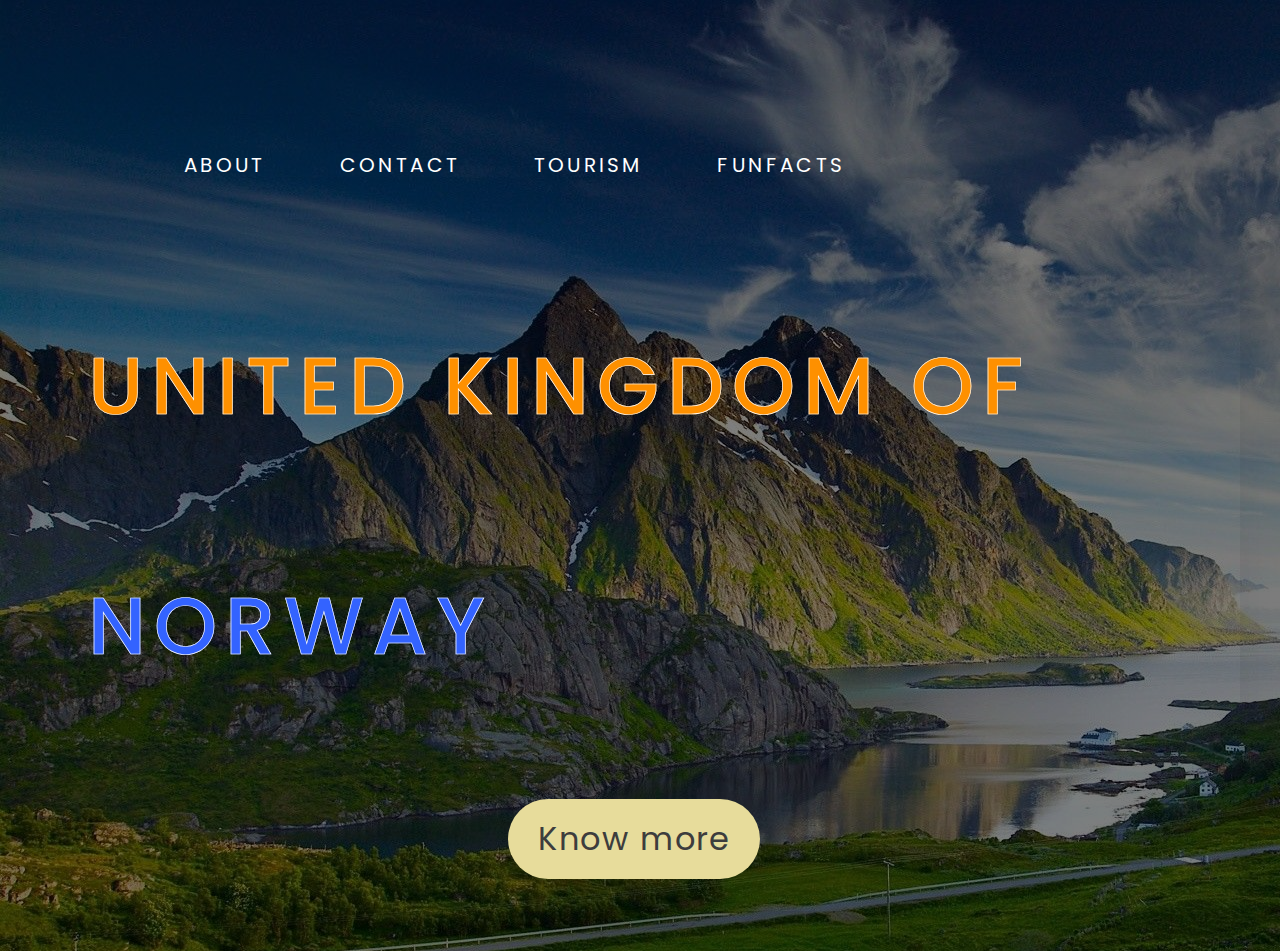
<file: index.html>
<html>

<head>
    <title>
        United Kingdom of Norway
    </title>
    <link type="text/css" rel="stylesheet" href="style.css">
    <link rel="icon" type="image/x-icon" href="images/fav.png">
    <!-- <meta name="viewport" content="width=device-width, initial-scale=1.0"> -->
</head>

<body> 
        <nav>
            <label class="logo">
                
            </label>
            <ul>
                <li>
                    <a class="btn" onclick="openPopup()">About</a>
                </li>
                <li>
                    <a class="btn" onclick="openContact()">
                        Contact
                    </a>
                </li>
                <li>
                    <a href="tourism.html">Tourism</a>
                </li>
                <li>
                    <a href="funfacts.html">funfacts</a>
                </li>
            </ul>
        </nav>
        <div class="grid-item">
        <div class="card">
            <!-- <img align="right" class="home-img" src="images/flagofnorway.png"> -->
            <div class="card-content">
                <h1 class="card-header">
                    UNITED KINGDOM OF NORWAY
                </h1>
                <a href="knowmore.html" class="card-btn">
                    Know more
                </a>
            </div>
        </div>
    </div>
    <div class="popup" id="popup">
        <h2>Kshitij Gudla</h2>
        <p>I study in DAV Public school, Safilguda, Hyderabad
            <br>
            <br>
            source code for this project 
            <br>
            https://github.com/kshitij1127/release-4

        </p>
        <button onclick="closePopup()">ok</button>
    </div>
    <div class="contact" id="contact">
        <h2>Contact Me</h2>
        <br>
        <!-- <form action="https://formsubmit.co/kshitij199a@gmail.com.com" method="POST">
            <input type="text" name="name" required>
            <input type="email" name="email" required>
            <input type="hidden" name="_next" value="https://norway-c78b1.web.app/index.html">
            <button type="submit">Send</button>
       </form> -->
       <a href="mailto:kshitij199a@gmail.com" class="cont-btn">Gmail</a>
       <a href="https://github.com/kshitij1127" class="cont-btn">Github</a>
       <a href="https://docs.google.com/forms/d/1zIgN44ahDqPJLoXOdxMNFlr8wkpKgsbcV9C5F2_5ts8/edit" class="cont-btn">Forms</a>
        <button onclick="closeContact()">ok</button>
    </div>
    <script>
        let popup = document.getElementById('popup')
        function openPopup(){
            popup.classList.add("open-popup")
        }

        function closePopup(){
            popup.classList.remove("open-popup")
        }

        let contact = document.getElementById('contact')
        function openContact(params) {
            contact.classList.add("open-contact")
        }

        function closeContact(){
            contact.classList.remove("open-contact")
        }
    </script>
</body> 
</body>
</file>
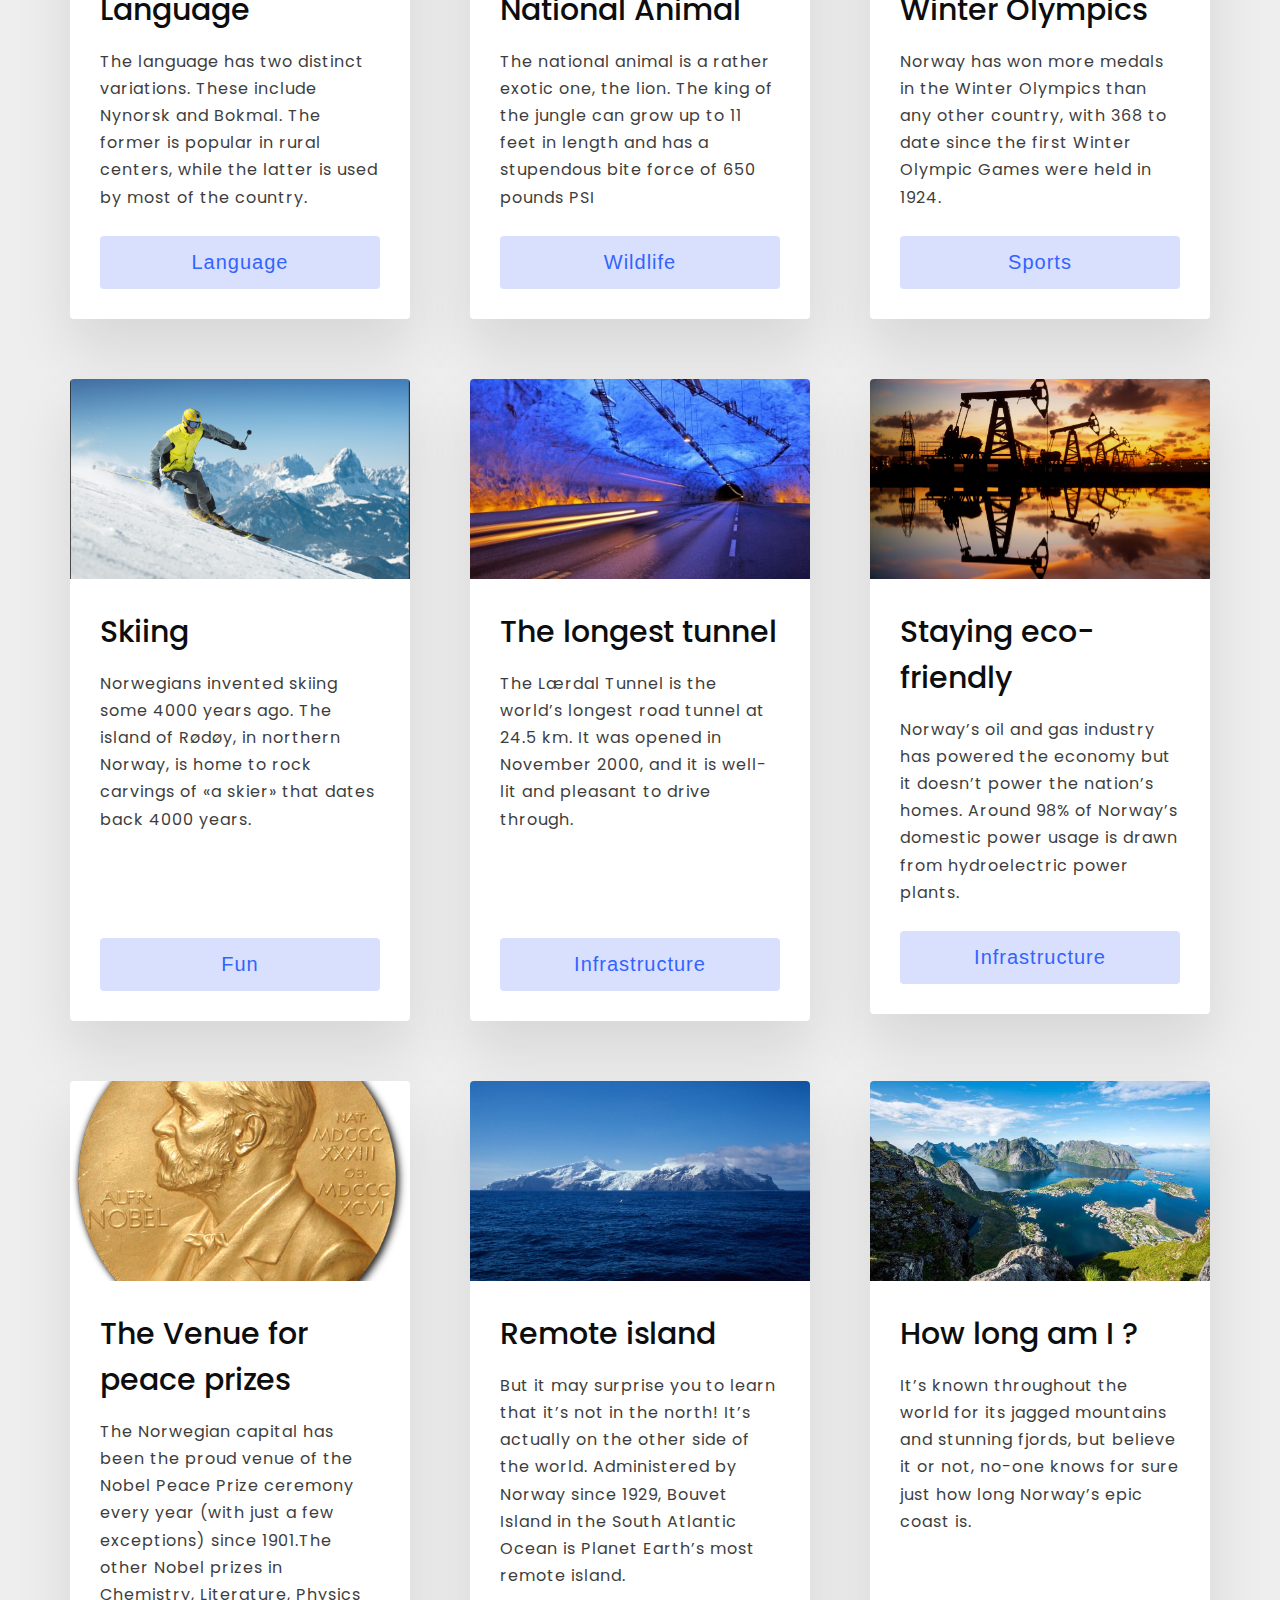
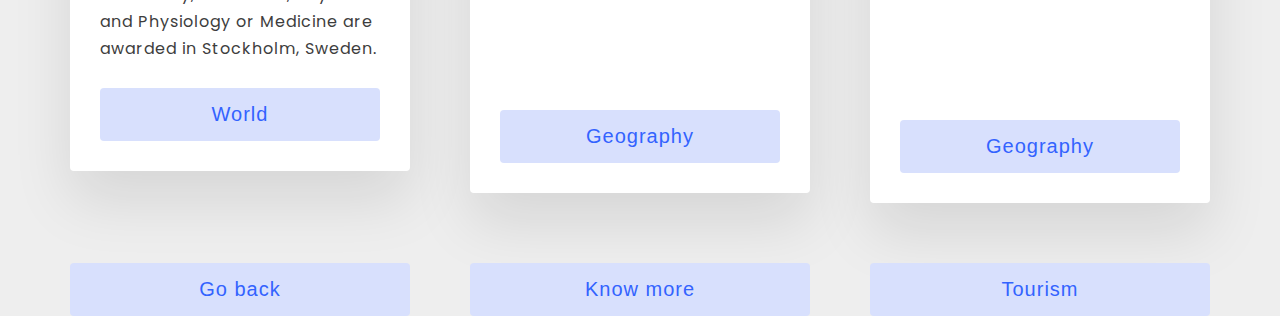
<file: funfacts.html>
<html>
    <head>
        <title>
            Fun Facts!
        </title>
        <link rel="stylesheet" type="text/css" href="funstyles.css">
        <meta name="viewport" content="width=device-width, initial-scale=1.0">
        <link rel="icon" type="image/x-icon" href="images/fa4.png">
    </head>
    <body>
        <div class="grid">
            <div class="grid-item">
                <div class="card">
                    <img class="card-img" src="images/magnus.png">
                    <div class="card-content">
                        <h1 class="card-header">Magnus Carlsen</h1>
                        <p class="card-text">
                          The greatest chess player of all time, the reigning world champion, belongs to this country.
                          He has the longest unbeaten streak of 111 games in classical chess. He is also a former world Rapid Champion. 
                          As of today, is rated 2901, which is the highest in history
                        </p>
                        <button class="card-btn">
                            Chess
                        </button>
                    </div>
                </div>
            </div>
            <div class="grid-item">
                <div class="card">
                    <img class="card-img" src="images/norrus.png" >
                    <div class="card-content">
                        <h1 class="card-header">Border b/w Russia And Norway</h1>
                        <p class="card-text">
                            The border between Norway and Russia is more than a hundred miles long. Many locals also cross the border to buy cheap fuel for their vehicles, while the Russians cross over to buy products of better quality.
                        </p>
                        <button class="card-btn">
                            Geography
                        </button>
                    </div>
                </div>
            </div>
            <div class="grid-item">
                <div class="card">
                    <img class="card-img" src="images/flagofnorway.png">
                    <!-- src="https://th.bing.com/th/id/R.b90216c022682403c0229707d7eb99eb?rik=fowNY0fifZ5rQw&riu=http%3a%2f%2fwww.zastavki.com%2fpictures%2foriginals%2f2013%2fWorld___Norway_Flag_Of_Norway_041948_.jpg&ehk=6IVDjcrvw86SWjQcqmqCMS%2b%2b9mhQBM5vQacqzqEjfKo%3d&risl=&pid=ImgRaw&r=0" -->
                    <div class="card-content">
                        <h1 class="card-header">Income of the public: is public!</h1>
                        <p class="card-text">
                            This is one of the top Norway facts that stuns most people who are not from here. Some of the figures from the annual tax return are published publicly. These include total wealth, income tax paid, and annual income.
                        </p>
                        <button class="card-btn">
                            Economy
                        </button>
                    </div>
                </div>
            </div>

            <div class="grid-item">
                <div class="card">
                    <img class="card-img" src="images/flagofnorway.png" >
                    <div class="card-content">
                        <h1 class="card-header">Language</h1>
                        <p class="card-text">
                            The language has two distinct variations. These include Nynorsk and Bokmal. The former is popular in rural centers, while the latter is used by most of the country.
                        </p>
                        <button class="card-btn">
                            Language
                        </button>
                    </div>
                </div>
            </div>

            <div class="grid-item">
                <div class="card">
                    <img class="card-img" src="images/lion.png" >
                    <div class="card-content">
                        <h1 class="card-header">National Animal</h1>
                        <p class="card-text">
                            The national animal is a rather exotic one, the lion. The king of the jungle can grow up to 11 feet in length and has a stupendous bite force of 650 pounds PSI 
                        </p>
                        <button class="card-btn">
                            Wildlife
                        </button>
                    </div>
                </div>
            </div>

            <div class="grid-item">
                <div class="card">
                    <img class="card-img" src="images/olympics.png" >
                    <div class="card-content">
                        <h1 class="card-header">Winter Olympics</h1>
                        <p class="card-text">
                            Norway has won more medals in the Winter Olympics than any other country, with 368 to date since the first Winter Olympic Games were held in 1924.
                        </p>
                        <button class="card-btn">
                            Sports
                        </button>
                    </div>
                </div>
            </div>

            <div class="grid-item">
                <div class="card">
                    <img class="card-img" src="images/skiing.png" >
                    <div class="card-content">
                        <h1 class="card-header">Skiing</h1>
                        <p class="card-text">
                            Norwegians invented skiing some 4000 years ago. The island of Rødøy, in northern Norway, is home to rock carvings of «a skier» that dates back 4000 years.
                        </p>
                        <br><br><br><br><br>
                        <button class="card-btn">
                            Fun
                        </button>
                    </div>
                </div>
            </div>

            <div class="grid-item">
                <div class="card">
                    <img class="card-img" src="images/tunnel.png" >
                    <div class="card-content">
                        <h1 class="card-header">The longest tunnel</h1>
                        <p class="card-text">
                            The Lærdal Tunnel is the world’s longest road tunnel at 24.5 km. It was opened in November 2000, and it is well-lit and pleasant to drive through.
                        </p>
                        <br><br><br><br><br>
                        <button class="card-btn">
                            Infrastructure
                        </button>
                    </div>
                </div>
            </div>

            <div class="grid-item">
                <div class="card">
                    <img class="card-img" src="images/funfact1.jpeg" >
                    <div class="card-content">
                        <h1 class="card-header">
                            Staying eco-friendly
                        </h1>
                        <p class="card-text">
                            Norway’s oil and gas industry has powered the economy but it doesn’t power the nation’s homes. Around 98% of Norway’s domestic power usage is drawn from hydroelectric power plants.
                        </p>
                        <button class="card-btn">
                            Infrastructure
                        </button>
                    </div>
                </div>
            </div>

            <div class="grid-item">
                <div class="card">
                    <img class="card-img" src="images/nobel.png" >
                    <div class="card-content">
                        <h1 class="card-header">The Venue for peace prizes</h1>
                        <p class="card-text">
                            The Norwegian capital has been the proud venue of the Nobel Peace Prize ceremony every year (with just a few exceptions) since 1901.The other Nobel prizes in Chemistry, Literature, Physics and Physiology or Medicine are awarded in Stockholm, Sweden.
                        </p>
                        <button class="card-btn">
                            World
                        </button>
                    </div>
                </div>
            </div>

            <div class="grid-item">
                <div class="card">
                    <img class="card-img" src="images/remote.jpg" >
                    <div class="card-content">
                        <h1 class="card-header">Remote island</h1>
                        <p class="card-text">
                            But it may surprise you to learn that it’s not in the north! It’s actually on the other side of the world. Administered by Norway since 1929, Bouvet Island in the South Atlantic Ocean is Planet Earth’s most remote island.
                        </p>
                        <br><br><br><br><br><br>
                        <button class="card-btn">
                            Geography
                        </button>
                    </div>
                </div>
            </div>

            <div class="grid-item">
                <div class="card">
                    <img class="card-img" src="images/coast.jpg" >
                    <div class="card-content">
                        <h1 class="card-header">
                            How long am I ?
                        </h1>
                        <p class="card-text">
                            It’s known throughout the world for its jagged mountains and stunning fjords, but believe it or not, no-one knows for sure just how long Norway’s epic coast is.
                        </p>
                        <br><br><br><br><br><br><br><br><br><br>
                        <button class="card-btn">
                            Geography
                        </button>
                    </div>
                </div>
            </div>
            <button class="card-btn" onclick="window.location='index.html'">
                Go back
            </button>
            <button class="card-btn" onclick="window.location='knowmore.html'">
                Know more
            </button>
            <button class="card-btn" onclick="window.location='tourism.html'">
                Tourism
            </button>
        </div>
    </body>
</html>
</file>
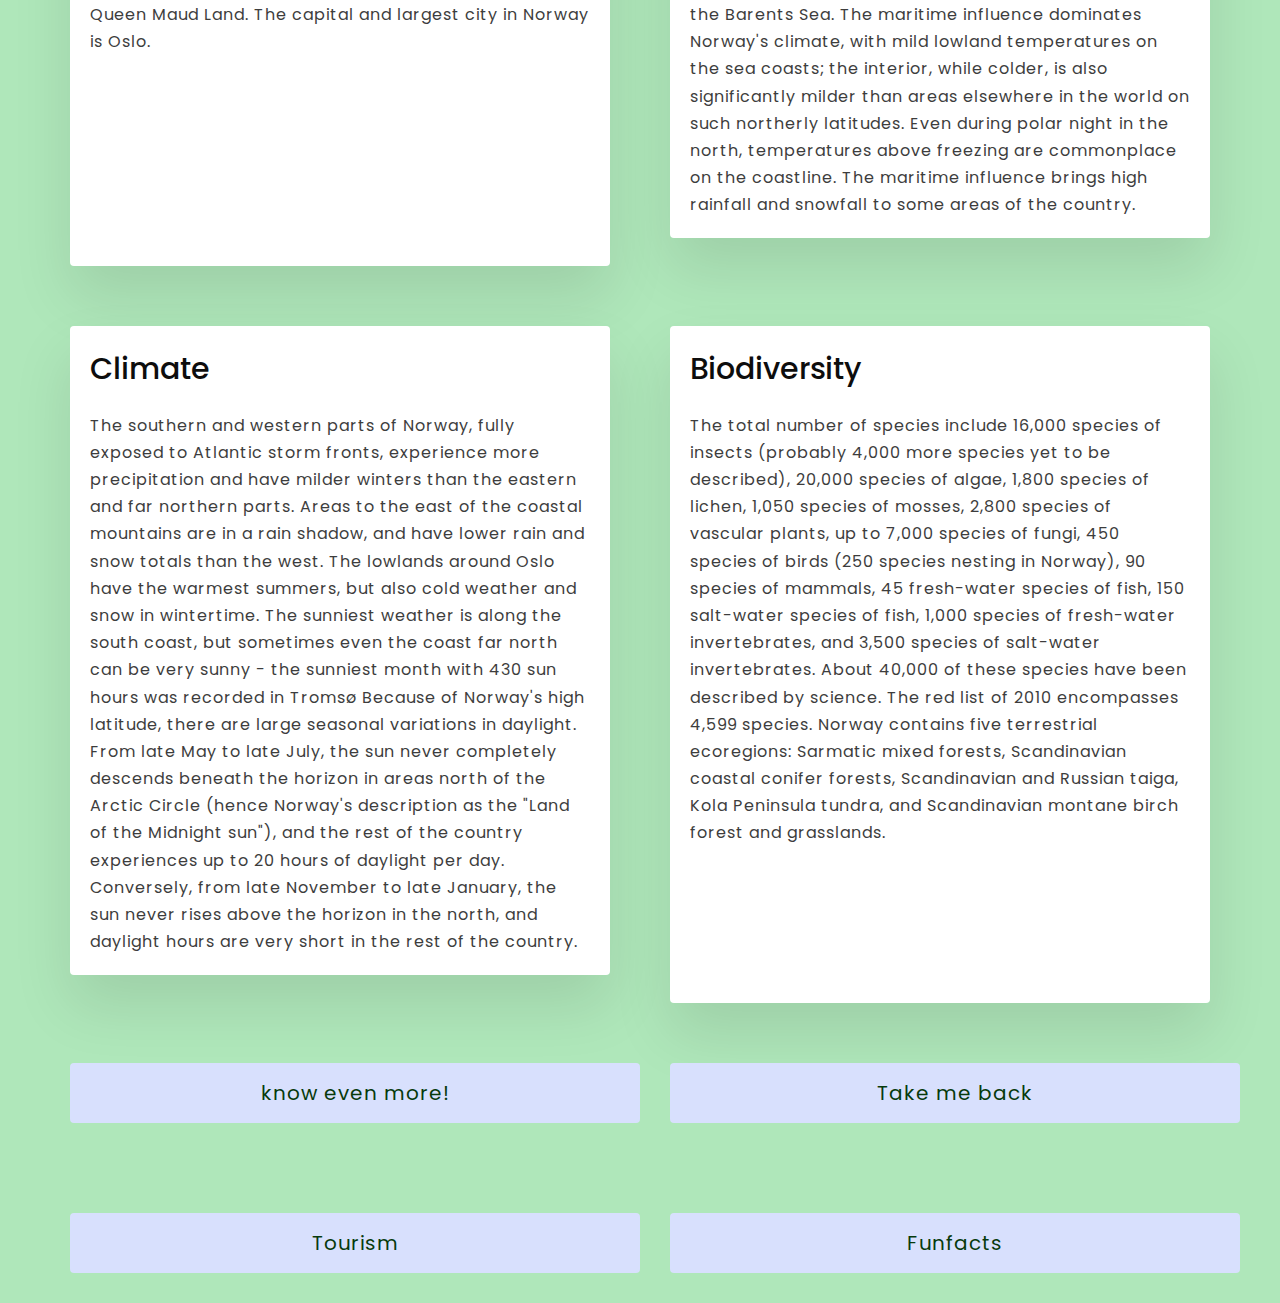
<file: knowmore.html>
<html>
    <head>
        <title>
            More about Norway
        </title>
        <link rel="stylesheet" href="knowstyle.css" type="text/css">
        <link rel="icon" type="image/x-icon" href="images/fav2.png">
        <meta name="viewport" content="width=device-width, initial-scale=1.0">
    </head>
    <body>
        <div class="grid">
            <div class="grid-item">
                <div class="card">
                    <div class="card-content">
                        <div class="card-header">
                            Norway
                        </div>
                        <div class="card-text">
                            Norway, officially the Kingdom of Norway, is a Nordic country in Northern Europe, the mainland territory of
                            which comprises the western and northernmost portion of the Scandinavian Peninsula. The remote Arctic island of
                            Jan Mayen and the archipelago of Svalbard also form part of Norway. Bouvet Island, located in the 
                            Subantarctic, is a dependency of Norway; it also lays claims to the Antarctic territories of Peter I Island and
                            Queen Maud Land. The capital and largest city in Norway is Oslo.
                            <br><br><br><br><br><br><br><br>
                        </div>
                    </div>
                </div>
            </div>
            <div class="grid-item">
                <div class="card">
                    <div class="card-content">
                        <div class="card-header">
                            Population and Geography
                        </div>
                        <div class="card-text">
                            Norway has a total area of 385,207 square kilometres (148,729 sq mi) and had a population of 5,425,270 in <br>
                            January 2022. The country shares a long eastern border with Sweden at a length of 1,619 km (1,006 mi). It is
                            bordered by Finland and Russia to the northeast and the Skagerrak strait to the south, on the other side of
                            which are Denmark and the United Kingdom. Norway has an extensive coastline, facing the North Atlantic Ocean and
                            the Barents Sea. The maritime influence dominates Norway's climate, with mild lowland temperatures on the sea
                            coasts; the interior, while colder, is also significantly milder than areas elsewhere in the world on such 
                            northerly latitudes. Even during polar night in the north, temperatures above freezing are commonplace on the
                            coastline. The maritime influence brings high rainfall and snowfall to some areas of the country. 
                        </div>
                    </div>
                </div>
            </div>
            <div class="grid-item">
                <div class="card">
                    <div class="card-content">
                        <div class="card-header">
                            Climate
                        </div>
                        <div class="card-text">
                            The southern and western parts of Norway, fully exposed to Atlantic storm fronts, experience more precipitation
                            and have milder winters than the eastern and far northern parts. Areas to the east of the coastal mountains are
                            in a rain shadow, and have lower rain and snow totals than the west. The lowlands around Oslo have the warmest
                            summers, but also cold weather and snow in wintertime. The sunniest weather is along the south coast, but 
                            sometimes even the coast far north can be very sunny - the sunniest month with 430 sun hours was recorded in
                            Tromsø 
                            Because of Norway's high latitude, there are large seasonal variations in daylight. From late May to late July,
                            the sun never completely descends beneath the horizon in areas north of the Arctic Circle (hence Norway's
                            description as the "Land of the Midnight sun"), and the rest of the country experiences up to 20 hours of 
                            daylight per day. Conversely, from late November to late January, the sun never rises above the horizon in the
                            north, and daylight hours are very short in the rest of the country.
                        </div>
                    </div>
                </div>
            </div>
            <div class="grid-item">
                <div class="card">
                    <div class="card-content">
                        <div class="card-header">
                            Biodiversity
                        </div>
                        <div class="card-text">
                            The total number of species include 16,000 species of insects (probably 4,000 more species yet to be described),
                            20,000 species of algae, 1,800 species of lichen, 1,050 species of mosses, 2,800 species of vascular plants, up
                            to 7,000 species of fungi, 450 species of birds (250 species nesting in Norway), 90 species of mammals, 45
                            fresh-water species of fish, 150 salt-water species of fish, 1,000 species of fresh-water invertebrates, and
                            3,500 species of salt-water invertebrates. About 40,000 of these species have been described by science.
                            The red list of 2010 encompasses 4,599 species. Norway contains five terrestrial ecoregions: Sarmatic mixed
                            forests, Scandinavian coastal conifer forests, Scandinavian and Russian taiga, Kola Peninsula tundra, and 
                            Scandinavian montane birch forest and grasslands.
                            <br><br><br><br><br><br>
                        </div>
                    </div>
                </div>
            </div>
            <a href="https://en.wikipedia.org/wiki/Norway" target="_blank" class="card-btn">
                know even more!
            </a>
            <a href="index.html" class="card-btn">
                Take me back
            </a>
            <a href="tourism.html" class="card-btn">
                Tourism
            </a>
            <a href="funfacts.html" class="card-btn">
                Funfacts
            </a>
        </div>
    </body>
</html>
</file>
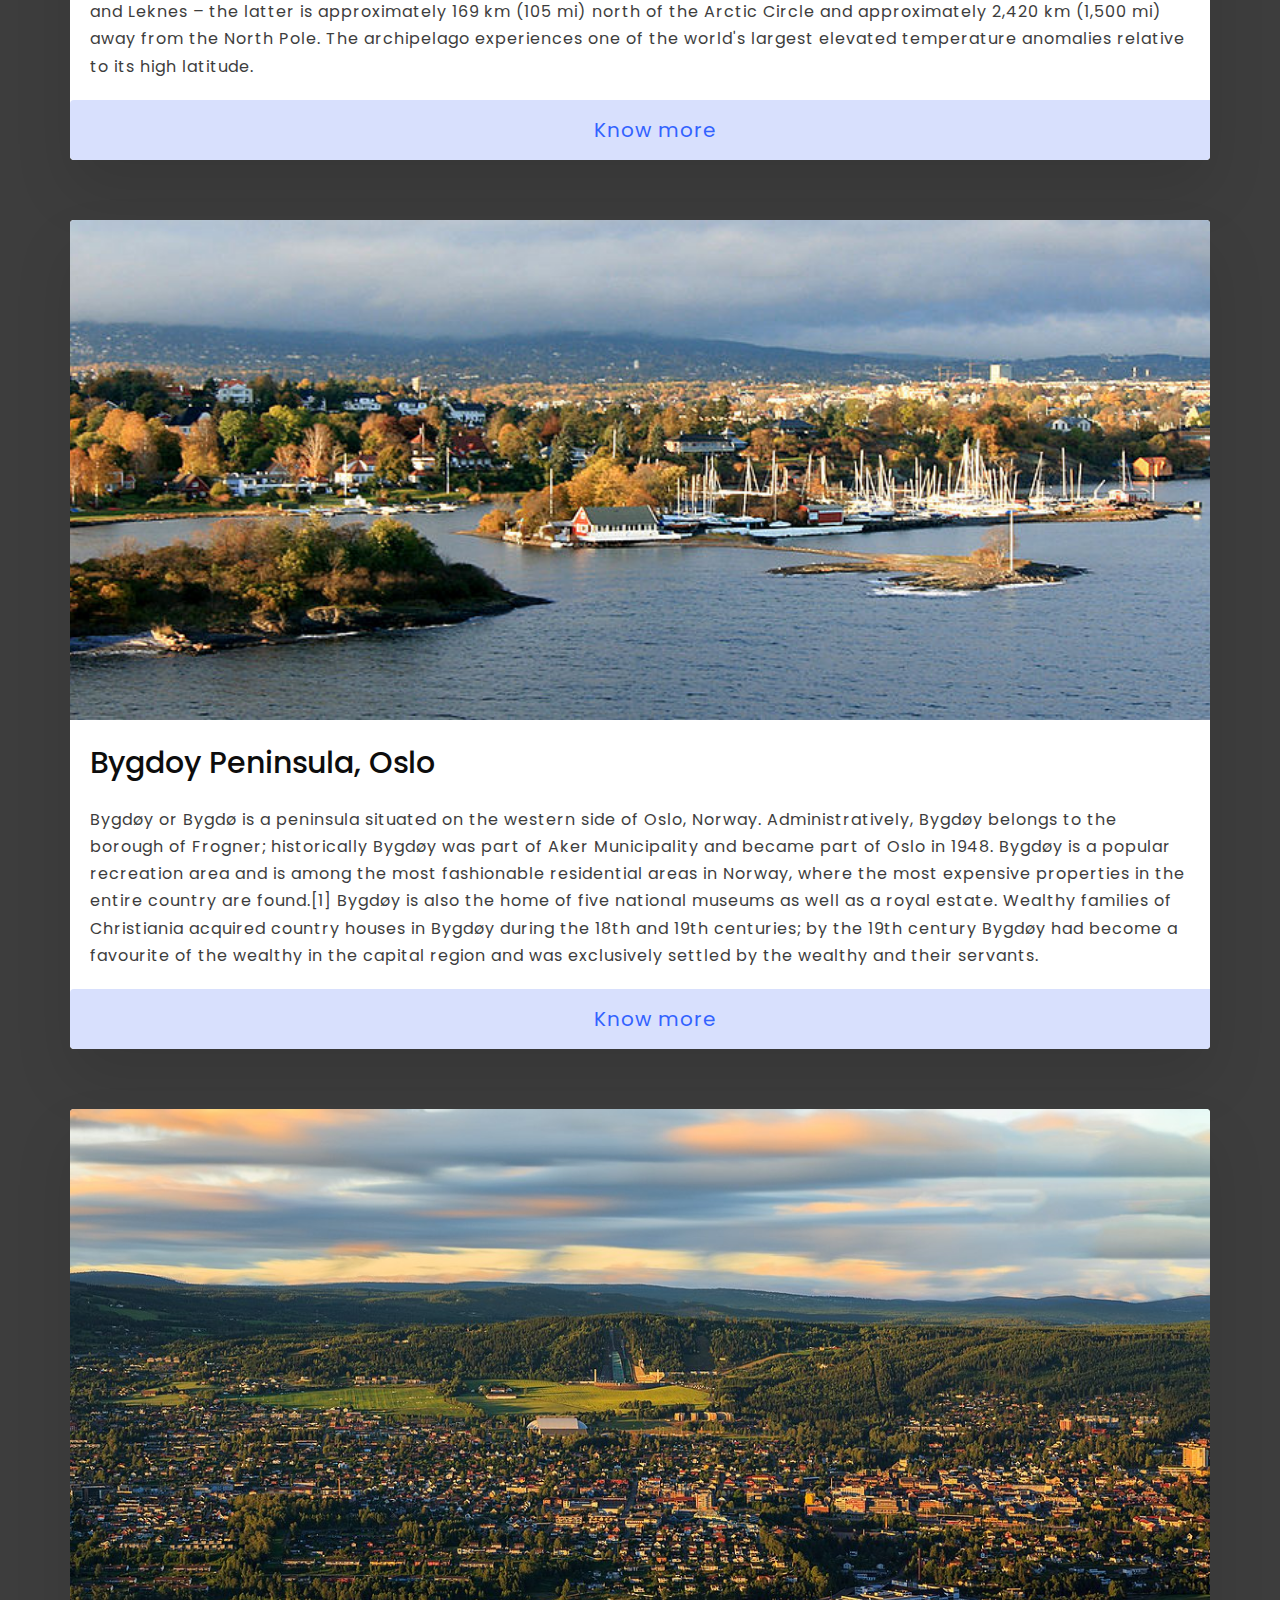
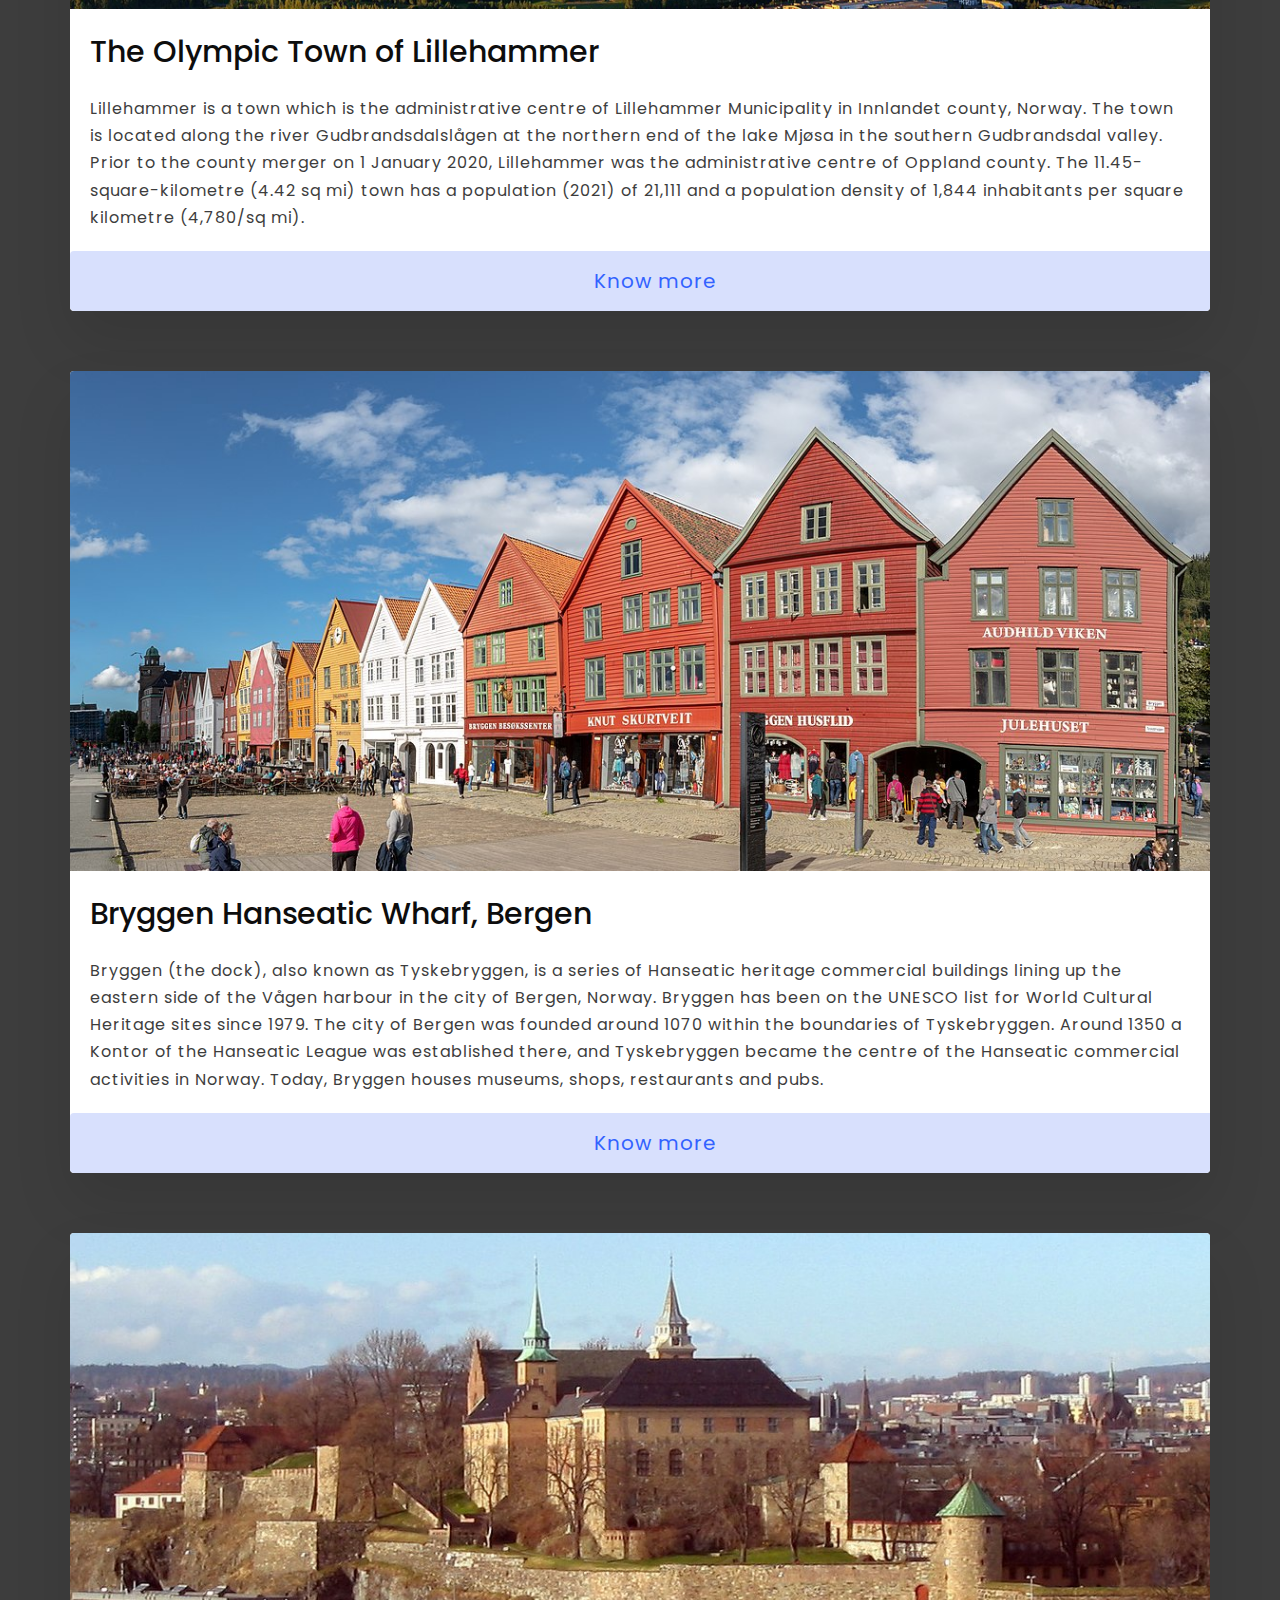
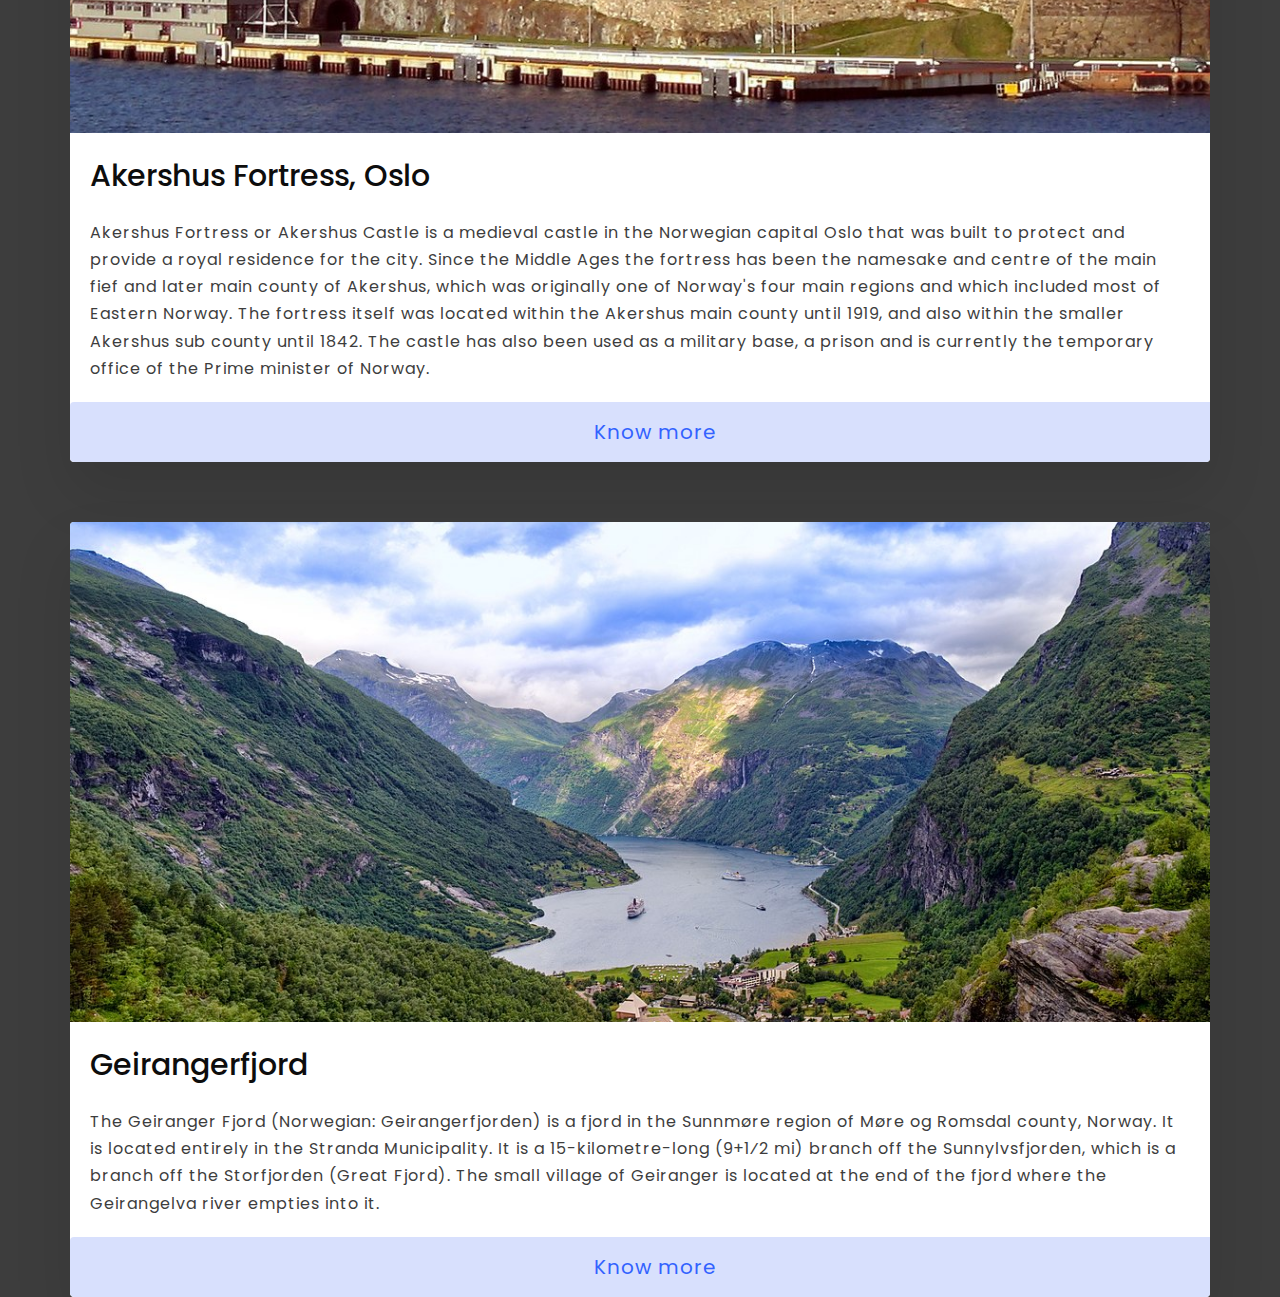
<file: tourism.html>
<html>
    <head>
        <title>
            Tourism in Norway
        </title>
        <link href="tour.css" type="text/css" rel="stylesheet">
        <link rel="icon" type="image/x-icon" href="images/fav3.png">
    </head>
    <body>
        <div class="grid">
            <nav>
                <label class="logo">Tourism</label>
                <ul>
                    <li>
                        <a href="index.html">Home</a>
                    </li>
                    <li>
                        <a href="funfacts.html">funfacts</a>
                    </li>
                </ul>
            </nav>
            <div class="grid-item">
                <div class="card">
                        <img class="card-img" src="images/tourplace1.png" alt="image">
                        <div class="card-content">
                            <div class="card-header">
                                Sognefjord: Norway's Largest Fjord
                            </div>
                            <div class="card-text">
                                The Sognefjord or Sognefjorden (Urban East Norwegian: [ˈsɔ̂ŋnəˌfjuːɳ], English: Sogn Fjord), nicknamed the King of the Fjords (Norwegian: Fjordenes konge), is the largest and deepest fjord in Norway. Located in Vestland county in Western Norway, it stretches 205 kilometres (127 mi) inland from the ocean to the small village of Skjolden in the municipality of Luster.
                            </div>
                            <a href="https://en.wikipedia.org/wiki/Sognefjord" target="_blank" class="card-btn">
                                Know more
                            </a>
                        </div>
                </div>
            </div>
            <div class="grid-item">
                <div class="card">
                        <img class="card-img" src="images/tourplace2.jpeg">
                        <div class="card-content">
                            <div class="card-header">
                                Pulpit Rock, Preikestolen
                            </div>
                            <div class="card-text">
                                Preikestolen or Prekestolen (English: 'The Pulpit Rock', 'Pulpit', or 'Preacher's Chair') is a tourist attraction in the municipality of Strand in Rogaland county, Norway. Preikestolen is a steep cliff which rises 604 metres (1,982 ft) above Lysefjorden. Atop the cliff, there is an almost flat top of approximately 25 by 25 metres (82 ft × 82 ft). Preikestolen is located near the Western part of the fjord, and on its North side.

                                Tourism at the site has been increasing in the early 21st century, with between 150,000 and 200,000 visitors in 2012, making it one of the most visited natural tourist attractions in Norway. BASE jumpers often leap from the cliff. Due to its increased popularity, the most used path to the site (an 3.8-kilometre (2.4 mi) long hike) was improved by Nepalese Sherpas in 2013.
                            </div>
                        </div>
                        <A class="card-btn" target="_blank" href="https://en.wikipedia.org/wiki/Preikestolen">
                            Know more
                        </A>
                </div>
            </div>
            <div class="grid-item">
                <div class="card">
                        <img class="card-img" src="images/tourplace3.jpg">
                        <div class="card-content">
                            <div class="card-header">
                                Norway's Arctic City: Tromsø
                            </div>
                            <div class="card-text">
                                Tromsø ; Northern Sami: Romsa is a municipality in Troms og Finnmark county, Norway. The administrative centre of the municipality is the city of Tromsø.

                                Tromsø lies in Northern Norway. The 2,521-square-kilometre (973 sq mi) municipality is the 21st largest by area out of the 356 municipalities in Norway. With a population of 77,544, Tromsø is the 12th most populous municipality in Norway. The municipality's population density is 31.4 inhabitants per square kilometre (81/sq mi) and its population has increased by 12.2% over the previous 10-year period.5 6 It is the largest urban area in Northern Norway and the third largest north of the Arctic Circle anywhere in the world (following Murmansk and Norilsk).
                                The city center of Tromsø is located on the island of Tromsøya, but the urban area also encompasses part of the nearby mainland and part of the island Kvaløya. Tromsø is 350 kilometres (217 mi) north of the Arctic Circle. Tromsøya is connected to the mainland by the Tromsø Bridge and the Tromsøysund Tunnel, and to the island of Kvaløya by the Sandnessund Bridge.
                            </div>
                        </div>
                        <A class="card-btn" target="_blank" href="https://en.wikipedia.org/wiki/Troms%C3%B8">
                            Know more
                        </A>
                </div>
            </div>
            <div class="grid-item">
                <div class="card">
                        <img class="card-img" src="images/tourplace4.jpg">
                        <div class="card-content">
                            <div class="card-header">
                                Lofoten Islands
                            </div>
                            <div class="card-text">
                                Lofoten is an archipelago and a traditional district in the county of Nordland, Norway. Lofoten has distinctive scenery with dramatic mountains and peaks, open sea and sheltered bays, beaches and untouched lands. There are two towns, Svolvær and Leknes – the latter is approximately 169 km (105 mi) north of the Arctic Circle and approximately 2,420 km (1,500 mi) away from the North Pole. The archipelago experiences one of the world's largest elevated temperature anomalies relative to its high latitude.
                            </div>
                        </div>
                        <A class="card-btn" target="_blank" href="https://en.wikipedia.org/wiki/Lofoten">
                            Know more
                        </A>
                </div>
            </div>
            <div class="grid-item">
                <div class="card">
                        <img class="card-img" src="images/tourplace5.jpg">
                        <div class="card-content">
                            <div class="card-header">
                                Bygdoy Peninsula, Oslo 
                            </div>
                            <div class="card-text">
                                Bygdøy or Bygdø is a peninsula situated on the western side of Oslo, Norway. Administratively, Bygdøy belongs to the borough of Frogner; historically Bygdøy was part of Aker Municipality and became part of Oslo in 1948.

                                Bygdøy is a popular recreation area and is among the most fashionable residential areas in Norway, where the most expensive properties in the entire country are found.[1] Bygdøy is also the home of five national museums as well as a royal estate. Wealthy families of Christiania acquired country houses in Bygdøy during the 18th and 19th centuries; by the 19th century Bygdøy had become a favourite of the wealthy in the capital region and was exclusively settled by the wealthy and their servants.
                            </div>
                        </div>
                        <A class="card-btn" target="_blank" href="https://en.wikipedia.org/wiki/Bygd%C3%B8y">
                            Know more
                        </A>
                </div>
            </div>
            <div class="grid-item">
                <div class="card">
                        <img class="card-img" src="images/tourplace6.jpg">
                        <div class="card-content">
                            <div class="card-header">
                                The Olympic Town of Lillehammer
                            </div>
                            <div class="card-text">
                                Lillehammer is a town which is the administrative centre of Lillehammer Municipality in Innlandet county, Norway. The town is located along the river Gudbrandsdalslågen at the northern end of the lake Mjøsa in the southern Gudbrandsdal valley. Prior to the county merger on 1 January 2020, Lillehammer was the administrative centre of Oppland county.

                                The 11.45-square-kilometre (4.42 sq mi) town has a population (2021) of 21,111 and a population density of 1,844 inhabitants per square kilometre (4,780/sq mi).
                            </div>
                        </div>
                        <A class="card-btn" target="_blank" href="https://en.wikipedia.org/wiki/Lillehammer_(town)">
                            Know more
                        </A>
                </div>
            </div>
            <div class="grid-item">
                <div class="card">
                        <img class="card-img" src="images/tourplace7.jpg">
                        <div class="card-content">
                            <div class="card-header">
                                Bryggen Hanseatic Wharf, Bergen
                            </div>
                            <div class="card-text">
                                Bryggen (the dock), also known as Tyskebryggen, is a series of Hanseatic heritage commercial buildings lining up the eastern side of the Vågen harbour in the city of Bergen, Norway. Bryggen has been on the UNESCO list for World Cultural Heritage sites since 1979.

                                The city of Bergen was founded around 1070 within the boundaries of Tyskebryggen. Around 1350 a Kontor of the Hanseatic League was established there, and Tyskebryggen became the centre of the Hanseatic commercial activities in Norway. Today, Bryggen houses museums, shops, restaurants and pubs.
                            </div>
                        </div>
                        <A class="card-btn" target="_blank" href="https://en.wikipedia.org/wiki/Bryggen">
                            Know more
                        </A>
                </div>
            </div>
            <div class="grid-item">
                <div class="card">
                        <img class="card-img" src="images/tourplace8.jpeg">
                        <div class="card-content">
                            <div class="card-header">
                                Akershus Fortress, Oslo
                            </div>
                            <div class="card-text">
                                Akershus Fortress or Akershus Castle is a medieval castle in the Norwegian capital Oslo that was built to protect and provide a royal residence for the city. Since the Middle Ages the fortress has been the namesake and centre of the main fief and later main county of Akershus, which was originally one of Norway's four main regions and which included most of Eastern Norway.
                                 The fortress itself was located within the Akershus main county until 1919, and also within the smaller Akershus sub county until 1842.
                                The castle has also been used as a military base, a prison and is currently the temporary office of the Prime minister of Norway.
                            </div>
                        </div>
                        <A class="card-btn" target="_blank" href="https://en.wikipedia.org/wiki/Akershus_Fortress">
                            Know more
                        </A>
                </div>
            </div>

            <div class="grid-item">
                <div class="card">
                        <img class="card-img" src="images/tourplace9.jpg">
                        <div class="card-content">
                            <div class="card-header">
                                Geirangerfjord
                            </div>
                            <div class="card-text">
                                The Geiranger Fjord (Norwegian: Geirangerfjorden) is a fjord in the Sunnmøre region of Møre og Romsdal county, Norway. It is located entirely in the Stranda Municipality. It is a 15-kilometre-long (9+1⁄2 mi) branch off the Sunnylvsfjorden, which is a branch off the Storfjorden (Great Fjord). The small village of Geiranger is located at the end of the fjord where the Geirangelva river empties into it.
                            </div>
                        </div>
                        <A class="card-btn" target="_blank" href="https://en.wikipedia.org/wiki/Geirangerfjord">
                            Know more
                        </A>
                </div>
            </div>

        </div>

    </body>
</html>
</file>
<file: style.css>
@import url('https://fonts.googleapis.com/css2?family=Poppins:wght@500&display=swap');
@import url('https://fonts.googleapis.com/css2?family=Rubik:wght@500;700&display=swap');
@import url('https://fonts.googleapis.com/css2?family=Work+Sans:wght@800&display=swap');
@import url('https://fonts.googleapis.com/css2?family=Roboto:wght@900&display=swap');

body{
    margin: 0;
    padding: 40px;
    background-image: linear-gradient(rgba(0,0,0,0.5), rgba(0,0,0,0.5)), url(images/background.jpg);
}

.para{
    font-size: 80;
    font-weight: bolder;
    color: yellow;
    margin-top: 5%;
    font-family: "Roboto", sans-serif;
    letter-spacing: 0.3rem;
    overflow: hidden;
    margin-left: 20%;
    display: flex;
}

nav{
    height: 100px;
    width: 100%;
}

label.logo{
    color: white;
    font-size: 50px;
    line-height: 80px;
    padding: 0 100px;
    font-weight: bolder;
    font-family: "Poppins", sans-serif;
    letter-spacing: 0.2rem;
    text-shadow: -2px 2px 0px #71e4a5,
     -4px 4px 0px #009688,
     -6px 6px 0px #3363ff,
     -8px 8px 0px #fd004c,
     -9px 9px 0px #fff020;
}

nav ul{
    float: right;
    margin-right: 30%;
    margin-top: 20px;
}

nav ul li{
    display: inline-block;
    line-height: 50px;
    margin: 0 5px;
    letter-spacing: 0.2rem;
    position: relative;
}

nav ul li a{
    color: white;
    font-size: 20px;
    padding: 10px 15px;
    border-radius: 30px;
    text-transform: uppercase;
    text-decoration: none;
    padding-right: 30px;
    padding-left: 30px;
    font-family: "Poppins", sans-serif;
    cursor: pointer;
}

nav ul li a::after{
    content: '';
    height: 3px;
    width: 0;
    background: #009688;
    position: absolute;
    left: 0;
    bottom: 0;
    transition: 0.7s;
}

nav ul li a.active, a:hover::after{
    width: 100%;
    background: lightgreen;
    color: black;
}

.card-btn{
    display: block;
    width: 100%;
    font-size: 2rem;
    text-align: center;
    color: #3d3d3d;
    background-color: #e7dc9b;
    border: none;
    border-radius: 0.3rem;
    transition: 0.2s;
    cursor: pointer;
    letter-spacing: 0.1rem;
    text-decoration: none;
    font-family: "Poppins", sans-serif;
    width: 20%;
    margin-bottom: 2rem;
    padding: 1rem;
    margin-left: 38%;
    border-radius: 50px;
}

.card-btn:hover,
.card-btn:active{
    background-color: rgba(51,99,255,0.6);
    color: rgb(255, 254, 254);
    transition: 0.5s;
}

.grid{
    display: inline-block;
    grid-gap: 6rem;
}

.home-img{
    margin-right: 4rem;
    width: 600;
    height: 350;
    max-width: 100%;
    margin-top: 5rem;
    display: flex;
    vertical-align: middle;
    position: relative;
}

.home-img:hover{
    transform: translateY(-0.5%);
    box-shadow: 0 4rem 8rem rgba(255, 255, 0, 0.7);
    transition: 0.5s;
}

.grid-item {
    background-color: inherit;
    border-radius: 0.4rem;
    overflow: hidden;
    box-shadow: 0 3rem 6rem rgba(0, 0, 0, 0.1);
    transition: 0.2s;
    margin-top: 6%;
    top: 50%;
    bottom: 50%;
    left: 30%;
    right: 30%;
}

.card-content{
    padding-left: 3rem;
    padding-right: 3rem;
}

.card-header{
    font-size: 5rem;
    font-weight: 500;
    font-family: "Poppins", sans-serif;
    display: flex;
    align-items: center;
    justify-content: center;
    letter-spacing: 0.5rem;
    background: linear-gradient(
        #fd004c 16.7%,
        #fe9000 16.7%,
        #fe9000 33.4%,
        #fff020 33.4%,
        #fff020 50.1%,
        #3edf4b 50.1%,
        #3edf4b 66.8%,
        #3363ff 66.8%,
        #3363ff 83.5%,
        #b102b7 83.5%
    );
    color: transparent;
    -webkit-text-stroke: 0.04rem #ffffff; 
    -webkit-background-clip: text;
            background-clip: text;

    line-height: 3em;
    animation: rainbow 50s linear infinite;
}

@keyframes rainbow{
    100%{
        background-position: 0 30em;
    }
}

.card-text{
    font-size: 1.6rem;
    letter-spacing: 0.1rem;
    line-height: 1.7;
    color: yellow;
    font-family: "Poppins", sans-serif;
}

.popup{
    width: 400px;
    background: #fff;
    border-radius: 6px;
    position: absolute;
    top: 0;
    left: 50%;
    transform: translate(-50%, -50%) scale(0.1);
    text-align: center;
    padding: 0 30px 30px;
    color: #333;
    visibility: hidden;
    transition: transform 0.4s, top 0.4s;
}

.open-popup{
    visibility: visible;
    top: 50%;
    transform: translate(-50%, -50%) scale(1);
}

.popup h2{
    font-size: 38px;
    font-weight: bolder;
    margin: 30px 0 10px;
    font-family: "Rubik", sans-serif;
    letter-spacing: 0.1rem;
}

.popup p{
    font-size: 16px;
    font-weight: bold;
    font-family: "Roboto", sans-serif;
    letter-spacing: 0.2rem;
}

.popup button{
    width: 100%;
    margin-top: 50px;
    padding: 10px 0;
    background: #6fd649;
    color: #fff;
    border: 0;
    outline: none;
    font-size: 18px;
    border-radius: 4px;
    cursor: pointer;
    box-shadow: 0 5px 5px rgba(0,0,0,0.2);
}

.contact{
    width: 500px;
    background: #fff;
    border-radius: 6px;
    position: absolute;
    top: 0;
    left: 50%;
    transform: translate(-50%, -50%) scale(0.1);
    text-align: center;
    padding: 0 30px 30px;
    color: #333;
    visibility: hidden;
    transition: transform 0.4s, top 0.4s;
    height: 700px;
}

.open-contact{
    visibility: visible;
    top: 50%;
    transform: translate(-50%, -50%) scale(1);
}

.contact h2{
    font-size: 38px;
    font-weight: bolder;
    margin: 30px 0 10px;
    font-family: "Rubik", sans-serif;
    letter-spacing: 0.1rem;
}

.contact p{
    font-size: 16px;
    font-weight: bold;
    font-family: "Roboto", sans-serif;
    letter-spacing: 0.2rem;
}

.contact button{
    width: 100%;
    margin-top: 50px;
    padding: 10px 0;
    background: #6fd649;
    color: #fff;
    border: 0;
    outline: none;
    font-size: 18px;
    border-radius: 4px;
    cursor: pointer;
    box-shadow: 0 5px 5px rgba(0,0,0,0.2);
}

.cont-btn{
    display: block;
    width: 100%;
    font-size: 2rem;
    text-align: center;
    color: #4125df;
    background-color: #9be7ce;
    border: none;
    border-radius: 0.3rem;
    cursor: pointer;
    letter-spacing: 0.1rem;
    text-decoration: none;
    font-family: "Poppins", sans-serif;
    width: 40%;
    margin-bottom: 2rem;
    padding: 1rem;
    margin-left: 25%;
    border-radius: 50px;
}

.cont-btn:hover,
.cont-btn:active{
    background-color: rgba(180, 51, 255, 0.6);
    color: rgb(255, 254, 254);
    transition: 0.5s;
}
</file>
<file: funstyles.css>
@import url('https://fonts.googleapis.com/css2?family=Poppins:wght@500&display=swap');

* {
    margin: 0;
    padding: 0;
}

html {
    box-sizing: border-box;
    font-size: 62.5%;
}

body {
    background-color: #eee;
    font-family: "Poppins", sans-serif;
    display: flex;
    justify-content: center;
    align-items: center;
    min-height: 100vh;
}

.grid{
    display: grid;
    width: 114em;
    grid-gap: 6rem;
    grid-template-columns: repeat(auto-fit, minmax(30rem, 1fr));
    align-items: flex-start;
    margin-top: 100px;
    margin-bottom: 5rem;
}

.grid-item {
    background-color: #fff;
    border-radius: 0.4rem;
    overflow: hidden;
    box-shadow: 0 3rem 6rem rgba(0, 0, 0, 0.1);
    cursor: pointer;
    transition: 0.2s;
}

.grid-item:hover{
    transform: translateY(-0.5%);
    box-shadow: 0 4rem 8rem rgba(0, 0, 0, 0.5);
}

.card-img{
    display: block;
    width: 100%;
    height: 20rem;
    object-fit: cover;
}

.card-content{
    padding: 3rem;
}

.card-header{
    font-size: 3rem;
    font-weight: 500;
    color: #0d0d0d;
    margin-bottom: 1.5rem;
}

.card-text{
    font-size: 1.6rem;
    letter-spacing: 0.1rem;
    line-height: 1.7;
    color: #3d3d3d;
    margin-bottom: 2.5rem;
}

.card-btn{
    display: block;
    width: 100%;
    padding: 1.5rem;
    font-size: 2rem;
    text-align: center;
    color: #3363ff;
    background-color: #d8e0fd;
    border: none;
    border-radius: 0.4rem;
    transition: 0.2s;
    cursor: pointer;
    letter-spacing: 0.1rem;
}

.card-btn:hover,
.card-btn:active{
    background-color: #c2cffc;
}

nav{
    /* background: #0082e6; */
    /* background: gray; */
    height: 100px;
    width: 100%;
}

label.logo{
    color: white;
    font-size: 50px;
    line-height: 80px;
    padding: 0 100px;
    font-weight: bolder;
    font-family: "Poppins", sans-serif;
    letter-spacing: 0.2rem;
    text-shadow: -2px 2px 0px #71e4a5,
     -4px 4px 0px #009688,
     -6px 6px 0px #3363ff,
     -8px 8px 0px #fd004c,
     -9px 9px 0px #fff020;
}

nav ul{
    float: right;
    margin-right: 25px;
}

nav ul li{
    display: inline-block;
    line-height: 50px;
    margin: 0 5px;
    letter-spacing: 0.2rem;
    position: relative;
}

nav ul li a{
    color: white;
    font-size: 20px;
    padding: 10px 15px;
    border-radius: 30px;
    text-transform: uppercase;
    text-decoration: none;
    padding-right: 30px;
    padding-left: 30px;
    font-family: "Poppins", sans-serif;
}

a::after{
    content: '';
    height: 3px;
    width: 0;
    background: #009688;
    position: absolute;
    left: 0;
    bottom: 0;
    transition: 0.7s;
}

a.active, a:hover::after{
    /* transition: 0.5s; */
    width: 100%;
    background: lightgreen;
    color: black;
}

@media only screen and (max-width: 60em) {
    body {
        padding: 3rem;
    }

    .grid{
        grid-gap: 3rem;
    }
}
</file>
<file: knowstyle.css>
@import url('https://fonts.googleapis.com/css2?family=Poppins:wght@500&display=swap');

*{ 
    margin: 0;
    padding: 0;
}


html{
    box-sizing: border-box;
    font-size: 62.5%;
}


body{
    /* background-color: #eee; */
    font-family: "Poppins", sans-serif;
    display: flex;
    justify-content: center;
    align-items: center;
    min-height: 100vh;
    background-color: #afe7ba;
}

.grid{
    display: grid;
    width: 114em;
    grid-gap: 6rem;
    grid-template-columns: repeat(auto-fit, minmax(400px, 1fr));
    align-items: flex-start;
    margin-top: 100px;
}

.grid-item {
    background-color: #fff;
    border-radius: 0.4rem;
    overflow: hidden;
    box-shadow: 0 3rem 6rem rgba(0, 0, 0, 0.1);
    cursor: pointer;
    transition: 0.2s;
}

.grid-item:hover{
    transform: translateY(-0.5%);
    box-shadow: 0 4rem 8rem rgba(255, 255, 0, 0.7);
}

.card-img{
    display: block;
    width: 100%;
    height: 50rem;
    object-fit: cover;
}

.card-header{
    font-size: 3rem;
    font-weight: 500;
    color: #0d0d0d;
    margin-bottom: 1.5rem;
    margin: 2rem;
}

.card-text{
    font-size: 1.6rem;
    letter-spacing: 0.1rem;
    line-height: 1.7;
    color: #3d3d3d;
    margin-bottom: 2.5rem;
    margin: 2rem;
}

.card-btn{
    display: block;
    width: 100%;
    padding: 1.5rem;
    font-size: 2rem;
    text-align: center;
    /* color: #3363ff; */
    background-color: #d8e0fd;
    border: none;
    border-radius: 0.4rem;
    transition: 0.2s;
    cursor: pointer;
    letter-spacing: 0.1rem;
    text-decoration: none;
    color: #073a0c;
    margin-bottom: 3rem;
}

.card-btn:hover,
.card-btn:active{
    background-color: #daafe7;
}

@media only screen and (max-width: 60em) {
    body {
        padding: 3rem;
    }

    .grid{
        grid-gap: 3rem;
    }
}
</file>
<file: tour.css>
@import url('https://fonts.googleapis.com/css2?family=Poppins:wght@500&display=swap');

*{ 
    margin: 0;
    padding: 0;
}


html{
    box-sizing: border-box;
    font-size: 62.5%;
}


body{
    /* background-color: #eee; */
    font-family: "Poppins", sans-serif;
    display: flex;
    justify-content: center;
    align-items: center;
    min-height: 100vh;
    background-color: #3d3d3d;
}

.grid{
    display: grid;
    width: 114em;
    grid-gap: 6rem;
    grid-template-columns: repeat(auto-fit, minmax(600px, 1fr));
    align-items: flex-start;
    margin-top: 100px;
}

.grid-item {
    background-color: #fff;
    border-radius: 0.4rem;
    overflow: hidden;
    box-shadow: 0 3rem 6rem rgba(0, 0, 0, 0.1);
    cursor: pointer;
    transition: 0.2s;
}

.grid-item:hover{
    transform: translateY(-0.5%);
    box-shadow: 0 4rem 8rem rgba(255, 255, 255, 0.7);
}

.card-img{
    display: block;
    width: 100%;
    height: 50rem;
    object-fit: cover;
}

.card-header{
    font-size: 3rem;
    font-weight: 500;
    color: #0d0d0d;
    margin-bottom: 1.5rem;
    margin: 2rem;
}

.card-text{
    font-size: 1.6rem;
    letter-spacing: 0.1rem;
    line-height: 1.7;
    color: #3d3d3d;
    margin-bottom: 2.5rem;
    margin: 2rem;
}

.card-btn{
    display: block;
    width: 100%;
    padding: 1.5rem;
    font-size: 2rem;
    text-align: center;
    color: #3363ff;
    background-color: #d8e0fd;
    border: none;
    border-radius: 0.4rem;
    transition: 0.2s;
    cursor: pointer;
    letter-spacing: 0.1rem;
    text-decoration: none;
}

nav{
    /* background: #0082e6; */
    /* background: gray; */
    height: 100px;
    width: 100%;
}

label.logo{
    color: white;
    font-size: 50px;
    line-height: 80px;
    padding: 0 100px;
    font-weight: bolder;
    font-family: "Poppins", sans-serif;
    letter-spacing: 0.4rem;
    text-shadow: -2px 2px 0px #71e4a5,
     -4px 4px 0px #009688,
     -6px 6px 0px #3363ff,
     -8px 8px 0px #fd004c,
     -9px 9px 0px #fff020;
}

nav ul{
    float: right;
    margin-right: 25px;
    margin-top: 3rem;
}

nav ul li{
    display: inline-block;
    line-height: 50px;
    margin: 0 5px;
    letter-spacing: 0.2rem;
    position: relative;
}

nav ul li a{
    color: white;
    font-size: 20px;
    padding: 10px 15px;
    border-radius: 30px;
    text-transform: uppercase;
    text-decoration: none;
    padding-right: 30px;
    padding-left: 30px;
    font-family: "Poppins", sans-serif;
}

a::after{
    content: '';
    height: 3px;
    width: 0;
    background: #009688;
    position: absolute;
    left: 0;
    bottom: 0;
    transition: 0.7s;
}

a.active, a:hover::after{
    width: 100%;
    background: lightgreen;
    color: black;
}

@media only screen and (max-width: 60em) {
    body {
        padding: 3rem;
    }

    .grid{
        grid-gap: 3rem;
    }
}
</file>
